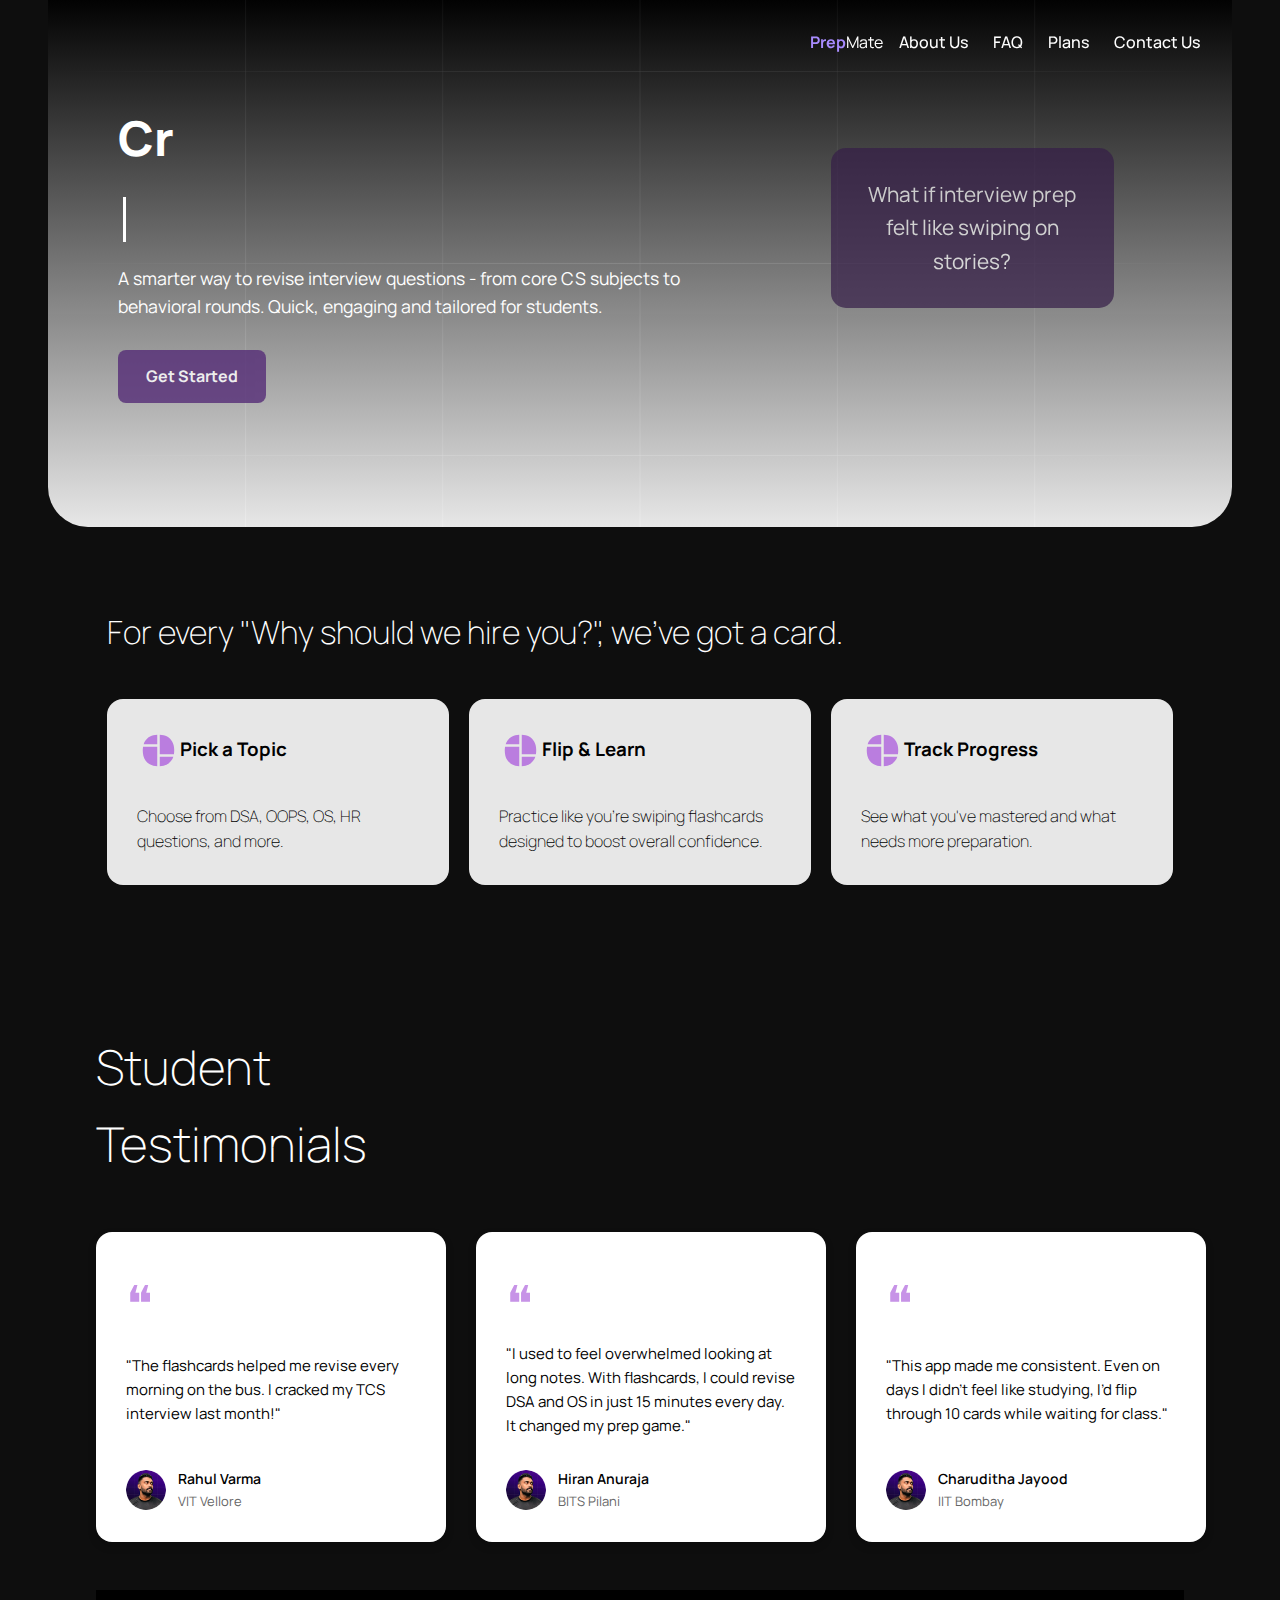
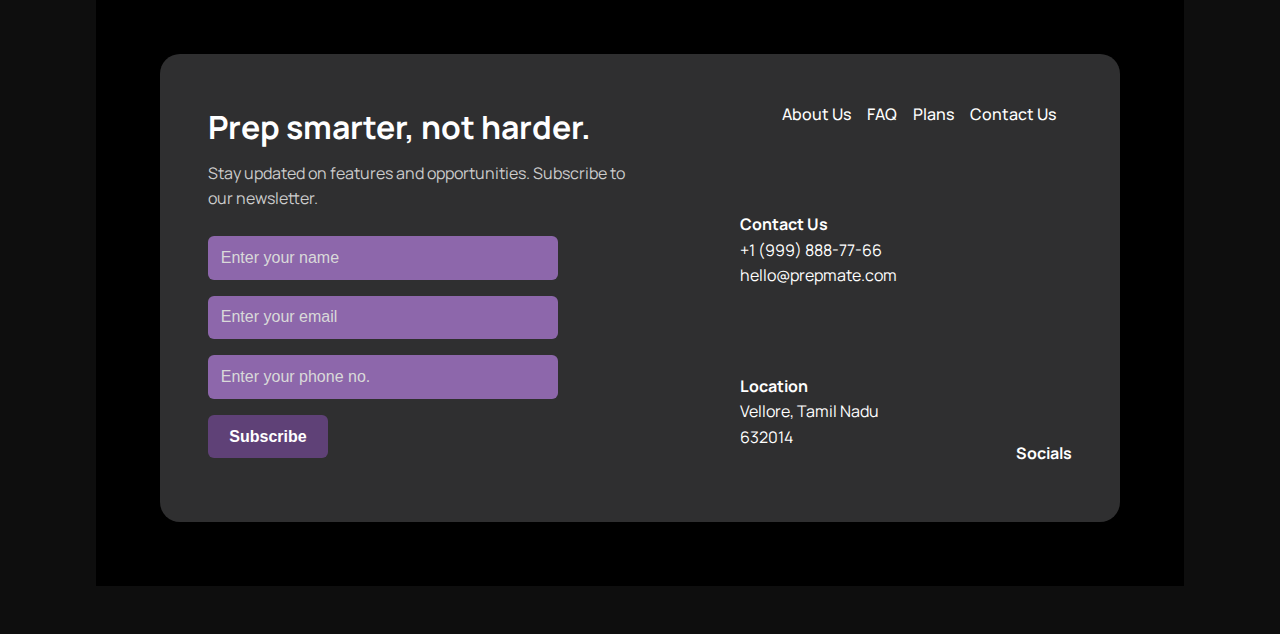
<file: index.html>
<!DOCTYPE html>
<html lang="en">
  <head>
    <meta charset="UTF-8" />
    <meta name="viewport" content="width=device-width, initial-scale=1.0" />
    <title>PrepMate - Crack that Interview</title>
    <link
      href="https://fonts.googleapis.com/css2?family=Inter:wght@400;600;800&display=swap"
      rel="stylesheet"
    />
    <link rel="preconnect" href="https://fonts.googleapis.com" />
    <link rel="preconnect" href="https://fonts.gstatic.com" crossorigin />
    <link
      href="https://fonts.googleapis.com/css2?family=DM+Sans:ital,opsz,wght@0,9..40,100..1000;1,9..40,100..1000&family=Manrope:wght@200..800&display=swap"
      rel="stylesheet"
    />
    <style>
      * {
        margin: 0;
        padding: 0;
        box-sizing: border-box;
      }
      body {
        font-family: "Manrope", sans-serif;
        background-color: #0e0e0e;
        color: #fff;
        line-height: 1.6;
        padding-left: 3rem;
        padding-right: 3rem;
      }
      a {
        color: inherit;
        text-decoration: none;
      }
      .container {
        width: 90%;
        max-width: 1200px;
        margin: auto;
        padding-bottom: 4rem;
      }
      header {
        background: transparent;
        z-index: 10;
        padding: 30px 0;
        width: 100%;
        position: absolute;
        top: 0;
        left: 0;
        border-bottom: none;
      }
      .nav {
        padding-left: 1rem;
        padding-right: 1rem;
        display: flex;
        justify-content: space-between;
        align-items: center;
      }
      .nav-links {
        display: flex;
        gap: 25px;
      }
      .nav-links a {
        color: #ccc;
        font-weight: 500;
      }
      .hero {
        display: flex;
        justify-content: space-around;
        padding: 100px 70px 60px 70px;
        text-align: left;
        background: linear-gradient(
            to bottom,
            rgba(0, 0, 0, 0.8),
            rgba(255, 255, 255, 0.9)
          ),
          url("assets/BG.png");
        background-size: cover; 
        background-position: center; 
        background-repeat: no-repeat;
        border-bottom-left-radius: 40px;
        border-bottom-right-radius: 40px;
      }
      .hero h1 {
        font-size: 3rem;
        font-weight: 800;
        margin-bottom: 10px;
        animation: fadeUp 1s ease-out forwards;
      }
      .hero p {
        max-width: 600px;
        margin-top: 10px;
        color: #ffffff;
        font-size: 1.1rem;
        animation: fadeUp 1.2s ease-out forwards;
      }
      .hero .cta-btn {
        margin-top: 30px;
        display: inline-block;
        background: #552c77;
        opacity: 0.8;
        color: white;
        padding: 14px 28px;
        border-radius: 8px;
        font-weight: bold;
        animation: fadeUp 1.4s ease-out forwards;
        transition: background 0.3s;
      }
      .hero .cta-btn:hover {
        background: #5e35b1;
      }

      .card-flip {
        perspective: 1000px;
        width: 25rem;
        height: 10rem;
        margin: 3rem;
      }

      .card-inner {
        position: relative;
        width: 100%;
        height: 100%;
        text-align: center;
        transition: transform 0.8s;
        transform-style: preserve-3d;
        border-radius: 15px;
      }

      .card-flip:hover .card-inner {
        transform: rotateY(180deg);
      }

      .flipped {
        transform: rotateY(180deg);
      }

      .card-front,
      .card-back {
        position: absolute;
        width: 100%;
        height: 100%;
        backface-visibility: hidden;
        display: flex;
        justify-content: center;
        align-items: center;
        padding: 2rem;
        border-radius: 15px;
        font-size: 1.3rem;
        background-color: #351E48;
        opacity: 0.7;
        color: white;
      }

      .card-back {
        transform: rotateY(180deg);
        background-color: #351E48;
        opacity: 0.6;
      }

      .feature-section,
      .testimonials,
      .footer {
        padding: 80px 0;
      }
      .feature-section h2,
      .testimonials h2 {
        font-size: 2rem;
        margin-bottom: 40px;
      }
      .feature-cards {
        display: flex;
        flex-wrap: wrap;
        gap: 20px;
      }
      .feature-card {
        background: #ffffff;
        padding: 30px;
        opacity: 90%;
        border-radius: 16px;
        flex: 1 1 30%;
        color: rgb(0, 0, 0);
        font-weight: lighter;
        min-width: 250px;
        transition: transform 0.3s;
      }
      .feature-card:hover {
        transform: translateY(-8px);
      }
      .testimonials-section {
      margin-left: 3rem;
    }

    .testimonials-section h1 {
      font-size: 48px;
      font-weight: 300;
      margin-bottom: 50px;
    }

    .testimonial-grid {
      display: flex;
      gap: 30px;
      flex-wrap: wrap;
    }

    .testimonial-card {
      background: #fff;
      color: #000;
      border-radius: 16px;
      padding: 30px;
      width: 350px;
      box-shadow: 0 4px 8px rgba(0,0,0,0.2);
      display: flex;
      flex-direction: column;
      justify-content: space-between;
    }

    .testimonial-card .quote-icon {
      color: #C793E7;
      font-size: 50px;

    }

    .testimonial-text {
      font-size: 15px;
      line-height: 1.6;
      margin-bottom: 30px;
    }

    .student-info {
      display: flex;
      align-items: center;
      gap: 12px;
    }

    .student-info img {
      width: 40px;
      height: 40px;
      border-radius: 50%;
      object-fit: cover;
    }

    .student-details {
      display: flex;
      flex-direction: column;
    }

    .student-name {
      font-weight: 600;
      font-size: 14px;
    }

    .student-college {
      font-size: 13px;
      color: #666;
    }

    @media (max-width: 768px) {
      .testimonial-grid {
        flex-direction: column;
        align-items: center;
      }

      .testimonial-card {
        width: 90%;
      }
    }

      .footer {
        display: flex;
        justify-content: space-between;
        padding: 3rem;
        gap: 4rem;
      }

      .newsletter {
        flex: 1;
        max-width: 55%;
      }

      .newsletter h2 {
        font-size: 2rem;
        margin-bottom: 0.5rem;
      }

      .newsletter p {
        margin-bottom: 1.5rem;
        color: #ccc;
      }

      .newsletter input,
      .newsletter button {
        width: 100%;
        padding: 0.8rem;
        margin-bottom: 1rem;
        border: none;
        border-radius: 6px;
        font-size: 1rem;
      }

      .newsletter input {
        background-color: #8d67ab;
        color: white;
        width: 350px;
      }

      .newsletter button {
        background-color: #5f4177;
        color: white;
        cursor: pointer;
        font-weight: bold;
        width: 120px;
      }

      .form input::placeholder {
        color: #D9D9D9;
      }


      .info {
        flex: 1;
        display: flex;
        flex-direction: column;
        justify-content: space-between;
        min-width: 300px;
        position: relative;
      }

      .nav {
        display: flex;
        gap: 1rem;
        margin-bottom: 1.5rem;
        justify-content: flex-end;
        flex-wrap: wrap;
      }

      .nav a {
        text-decoration: none;
        color: white;
        font-weight: 500;
      }

      .contact,
      .location {
        margin-bottom: 1.5rem;
        padding-left: 100px;
      }

      .socials {
        position: absolute;
        bottom: 0;
        right: 0;
        text-align: right;
      }

      .socials h4 {
        margin-bottom: 0.5rem;
      }

      .socials .icons {
        display: flex;
        gap: 1rem;
        justify-content: flex-end;
        font-size: 1.3rem;
      }

      .socials a {
        color: white;
        font-size: 1.5rem;
        transition: color 0.3s ease;
      }
      
      .socials a:hover {
        color: #a78bfa; 
      
      }
      .footer-container {
        padding: 4rem;
        background-color: #000000;
      }

      .footer-card {
        background-color: #2f2f30; 
        border-radius: 20px;
        padding: 3rem;
        display: flex;
        justify-content: space-between;
        box-shadow: 0 4px 15px rgba(0, 0, 0, 0.5);
      }

      @keyframes fadeUp {
        0% {
          opacity: 0;
          transform: translateY(20px);
        }
        100% {
          opacity: 1;
          transform: translateY(0);
        }
      }

      .typing-cursor {
        display: inline-block;
        width: 3px;
        background-color: #fff;
        animation: blink 0.7s infinite;
        margin-left: 5px;
        height: 2.8rem;
        vertical-align: middle;
      }
      
      @keyframes blink {
        0% { opacity: 1; }
        50% { opacity: 0; }
        100% { opacity: 1; }
      }
      
      .second-line {
        visibility: hidden;
      }
      .typing-text-container {
        display: block;
      }
    </style>
  </head>
  <body>
    <header>
      <div class="container nav">
        <div class="logo"><strong style="color: #a88bfe">Prep</strong>Mate</div>
        <div class="nav-links">
          <a href="#">About Us</a>
          <a href="#">FAQ</a>
          <a href="#">Plans</a>
          <a href="#">Contact Us</a>
        </div>
      </div>
    </header>

    <section class="hero">
      <div class="container">
        <h1 class="typing-text-container">
          <span id="typing-text-1"></span><br>
          <span id="typing-text-2" class="second-line"></span>
          <span class="typing-cursor"></span>
        </h1>
        <p>
          A smarter way to revise interview questions - from core CS subjects to
          behavioral rounds. Quick, engaging and tailored for students.
        </p>
        <a href="login.html" class="cta-btn">Get Started</a>
      </div>
      <div class="card-flip">
        <div class="card-inner" id="autoFlipCard">
          <div class="card-front">
            What if interview prep felt like swiping on stories?
          </div>
          <div class="card-back">Tap. Flip. Repeat. <br />Sign Up Now!</div>
        </div>
      </div>
    </section>

    <section class="feature-section">
      <div class="container">
        <h2 style="font-weight: lighter;">For every "Why should we hire you?", we've got a card.</h2>
        <div class="feature-cards">
          <div class="feature-card">
            <div style="display: flex; align-items: center; margin-bottom: 2rem;">
              <img
                src="assets/Grid-4.svg"
                alt="Pick a Topic Icon"
                class="feature-icon"
              />
              <h3>Pick a Topic</h3>
            </div>
            <p>Choose from DSA, OOPS, OS, HR questions, and more.</p>
          </div>
          <div class="feature-card">
            <div style="display: flex; align-items: center; margin-bottom: 2rem;">
              <img
                src="assets/Grid-4.svg"
                alt="Pick a Topic Icon"
                class="feature-icon"
              />
              <h3>Flip & Learn</h3>
            </div>
            <p>
              Practice like you're swiping flashcards designed to boost overall
              confidence.
            </p>
          </div>
          <div class="feature-card">
            <div style="display: flex; align-items: center; margin-bottom: 2rem;">
              <img
                src="assets/Grid-4.svg"
                alt="Pick a Topic Icon"
                class="feature-icon"
              />
              <h3>Track Progress</h3>
            </div>
            <p>See what you've mastered and what needs more preparation.</p>
          </div>
        </div>
      </div>
    </section>

    <section class="testimonials-section">
      
      <h1 style="font-weight: lighter;">Student<br>Testimonials</h1>
  
      <div class="testimonial-grid">
        <div class="testimonial-card">
          <div class="quote-icon">❝</div>
          <div class="testimonial-text">
            "The flashcards helped me revise every morning on the bus. I cracked my TCS interview last month!"
          </div>
          <div class="student-info">
            <img src="assets/pic.png" alt="Student photo">
            <div class="student-details">
              <span class="student-name">Rahul Varma</span>
              <span class="student-college">VIT Vellore</span>
            </div>
          </div>
        </div>
  
        <div class="testimonial-card">
          <div class="quote-icon">❝</div>
          <div class="testimonial-text">
            "I used to feel overwhelmed looking at long notes. With flashcards, I could revise DSA and OS in just 15 minutes every day. It changed my prep game."
          </div>
          <div class="student-info">
            <img src="assets/pic.png">
            <div class="student-details">
              <span class="student-name">Hiran Anuraja</span>
              <span class="student-college">BITS Pilani</span>
            </div>
          </div>
        </div>
  
        <div class="testimonial-card">
          <div class="quote-icon">❝</div>
          <div class="testimonial-text">
            "This app made me consistent. Even on days I didn’t feel like studying, I’d flip through 10 cards while waiting for class."
          </div>
          <div class="student-info">
            <img src="assets/pic.png">
            <div class="student-details">
              <span class="student-name">Charuditha Jayood</span>
              <span class="student-college">IIT Bombay</span>
            </div>
          </div>
        </div>
      </div>
    </section>

    <div class="footer">
      <div class="footer-container">
        <div class="footer-card">
          <div class="newsletter">
            <h2>Prep smarter, not harder.</h2>
            <p>
              Stay updated on features and opportunities. Subscribe to our
              newsletter.
            </p>
            <form method="post" class="form">
            <input type="text" placeholder="Enter your name" />
            <input type="email" placeholder="Enter your email" />
            <input type="tel" placeholder="Enter your phone no." /><br />
            <button>Subscribe</button>
          </form>
          </div>

          <div class="info">
            <div class="nav">
              <a href="#">About Us</a>
              <a href="#">FAQ</a>
              <a href="#">Plans</a>
              <a href="#">Contact Us</a>
            </div>

            <div class="contact">
              <h4>Contact Us</h4>
              <p>+1 (999) 888-77-66</p>
              <p>hello@prepmate.com</p>
            </div>

            <div class="location">
              <h4>Location</h4>
              <p>Vellore, Tamil Nadu</p>
              <p>632014</p>
            </div>

            <div class="socials">
              <h4>Socials</h4>
              <div class="socials">
                <a href="#" target="_blank"><i class="fab fa-facebook-f"></i></a>
                <a href="#" target="_blank"><i class="fab fa-instagram"></i></a>
                <a href="#" target="_blank"><i class="fab fa-linkedin-in"></i></a>
              </div>              
              </div>
            </div>
          </div>
        </div>
      </div>
    </div>
    <script>
      // Auto-flip functionality
      const card = document.getElementById('autoFlipCard');
      let isHovered = false;
      let flipInterval;
      const FLIP_DELAY = 5000; 
      
      function toggleFlip() {
        if (!isHovered) {
          card.classList.toggle('flipped');
        }
      }
      
      flipInterval = setInterval(toggleFlip, FLIP_DELAY);
      
      card.parentElement.addEventListener('mouseenter', () => {
        isHovered = true;
        card.classList.remove('flipped');
      });
      
      card.parentElement.addEventListener('mouseleave', () => {
        isHovered = false;
      });
      
      const firstLine = "Crack that Interview,";
      const secondLine = "One FlashCard At A Time";

      const typingSpeed = 100; 
      const deletingSpeed = 50; 
      const delayBetweenLines = 100; 
      const pauseBeforeDelete = 2000; 

      const typingElement1 = document.getElementById('typing-text-1');
      const typingElement2 = document.getElementById('typing-text-2');

      function typeText(element, text, i = 0, callback = null) {
        if (i < text.length) {
          element.textContent += text.charAt(i);
          setTimeout(() => typeText(element, text, i + 1, callback), typingSpeed);
        } else if (callback) {
          setTimeout(callback, pauseBeforeDelete);
        }
      }

      function deleteText(element, callback = null) {
        const text = element.textContent;
        if (text.length > 0) {
          element.textContent = text.substring(0, text.length - 1);
          setTimeout(() => deleteText(element, callback), deletingSpeed);
        } else if (callback) {
          callback();
        }
      }

      function startTypingCycle() {
        typeText(typingElement1, firstLine, 0, () => {
          setTimeout(() => {
            typingElement2.style.visibility = 'visible';
            typeText(typingElement2, secondLine, 0, () => {
              deleteText(typingElement2, () => {
                deleteText(typingElement1, () => {
                  typingElement2.style.visibility = 'hidden';
                  startTypingCycle();
                });
              });
            });
          }, delayBetweenLines);
        });
      }

      window.addEventListener('load', () => {
        setTimeout(() => {
          startTypingCycle();
        }, 500); 
      });
    </script>
  </body>
</html>
</file>
